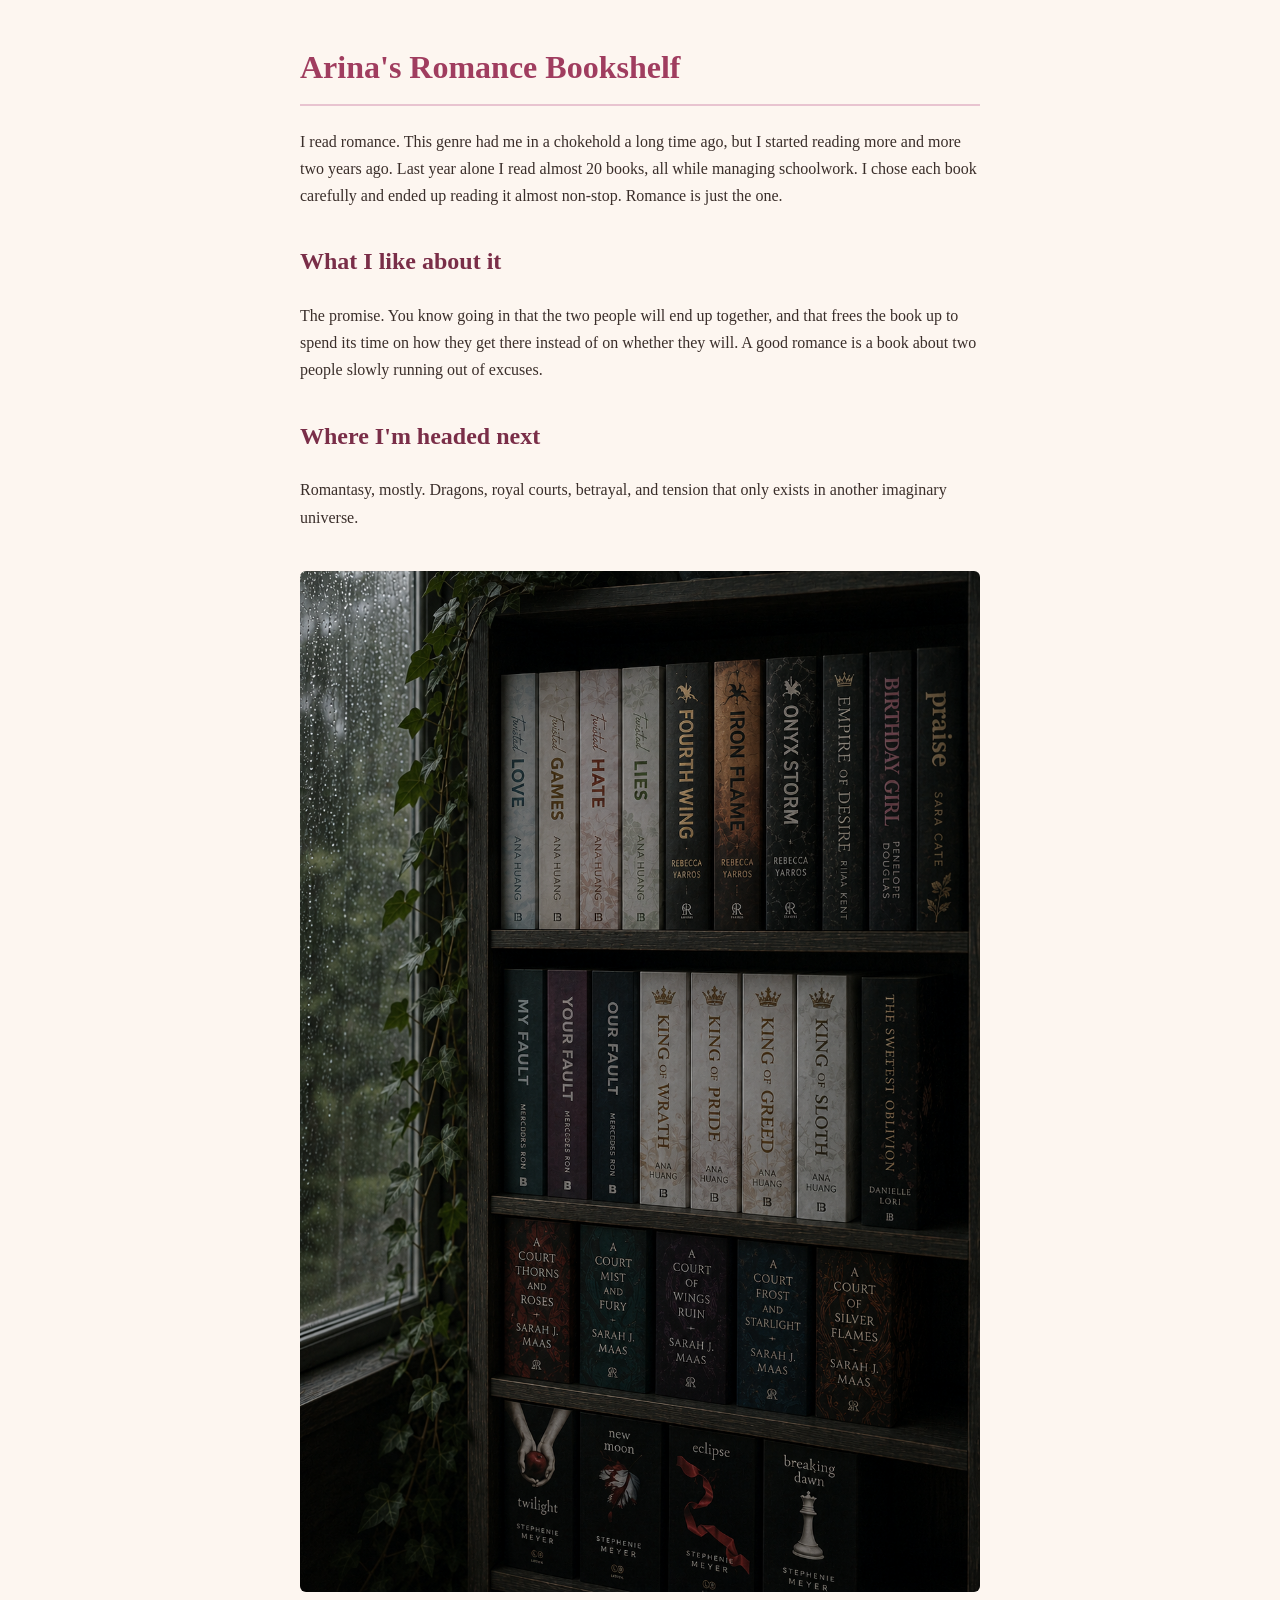
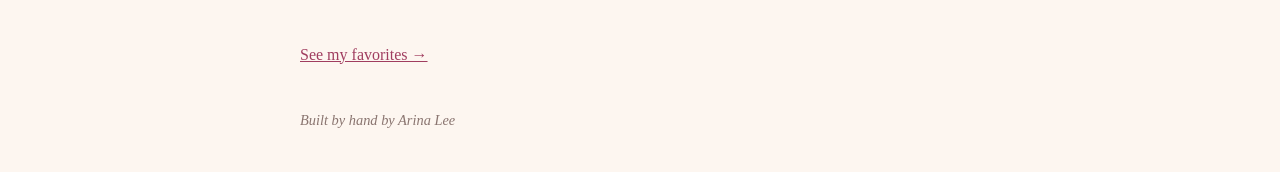
<file: index.html>
<!DOCTYPE html>
<html>
<head>
  <meta charset="UTF-8">
  <title>Arina's Romance Bookshelf</title>
  <link rel="stylesheet" href="style.css">
</head>
<body>
  <h1>Arina's Romance Bookshelf</h1>

  <p>I read romance. This genre had me in a chokehold a long time ago, but I
  started reading more and more two years ago. Last year alone I read almost 20
  books, all while managing schoolwork. I chose each book carefully and ended up
  reading it almost non-stop. Romance is just the one.</p>

  <h2>What I like about it</h2>

  <p>The promise. You know going in that the two people will end up together,
  and that frees the book up to spend its time on how they get there instead of
  on whether they will. A good romance is a book about two people slowly running
  out of excuses.</p>

  <h2>Where I'm headed next</h2>

  <p>Romantasy, mostly. Dragons, royal courts, betrayal, and tension that only
  exists in another imaginary universe.</p>

  <img src="images/bookshelf.jpg" alt="My bookshelf">

  <p><a href="favorites.html">See my favorites &rarr;</a></p>

  <p class="signature">Built by hand by Arina Lee</p>
</body>
</html>
</file>
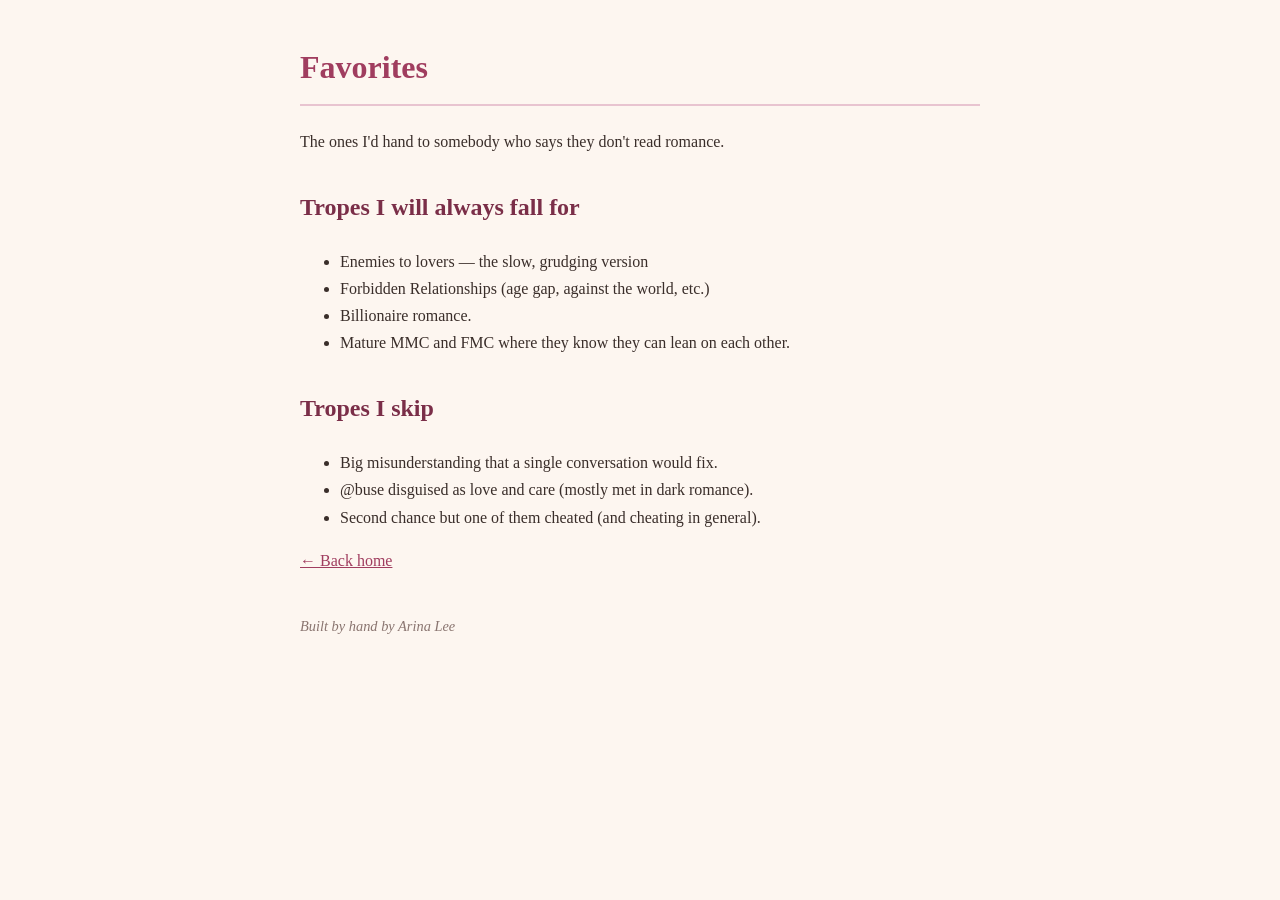
<file: favorites.html>
<!DOCTYPE html>
<html>
<head>
  <meta charset="UTF-8">
  <title>Favorites — Arina's Romance Bookshelf</title>
  <link rel="stylesheet" href="style.css">
</head>
<body>
  <h1>Favorites</h1>

  <p>The ones I'd hand to somebody who says they don't read romance.</p>

  <h2>Tropes I will always fall for</h2>

  <ul>
    <li>Enemies to lovers — the slow, grudging version</li>
    <li>Forbidden Relationships (age gap, against the world, etc.)</li>
    <li>Billionaire romance.</li>
    <li>Mature MMC and FMC where they know they can lean on each other.</li>
  </ul>

  <h2>Tropes I skip</h2>

  <ul>
    <li>Big misunderstanding that a single conversation would fix.</li>
    <li>@buse disguised as love and care (mostly met in dark romance).</li>
    <li>Second chance but one of them cheated (and cheating in general).</li>	
  </ul>

  <p><a href="index.html">&larr; Back home</a></p>

  <p class="signature">Built by hand by Arina Lee</p>
</body>
</html>
</file>
<file: style.css>
body {
  font-family: Georgia, serif;
  max-width: 680px;
  margin: 40px auto;
  padding: 0 20px;
  background-color: #fdf6f0;
  color: #3a2e2a;
  line-height: 1.7;
}

h1 {
  color: #a03d5f;
  border-bottom: 2px solid #e8c4d0;
  padding-bottom: 10px;
}

h2 {
  color: #7a2e48;
  margin-top: 32px;
}

img {
  max-width: 100%;
  border-radius: 6px;
  margin: 24px 0;
}

a {
  color: #a03d5f;
}

.signature {
  margin-top: 40px;
  font-style: italic;
  font-size: 0.9em;
  color: #8a7570;
}
</file>
